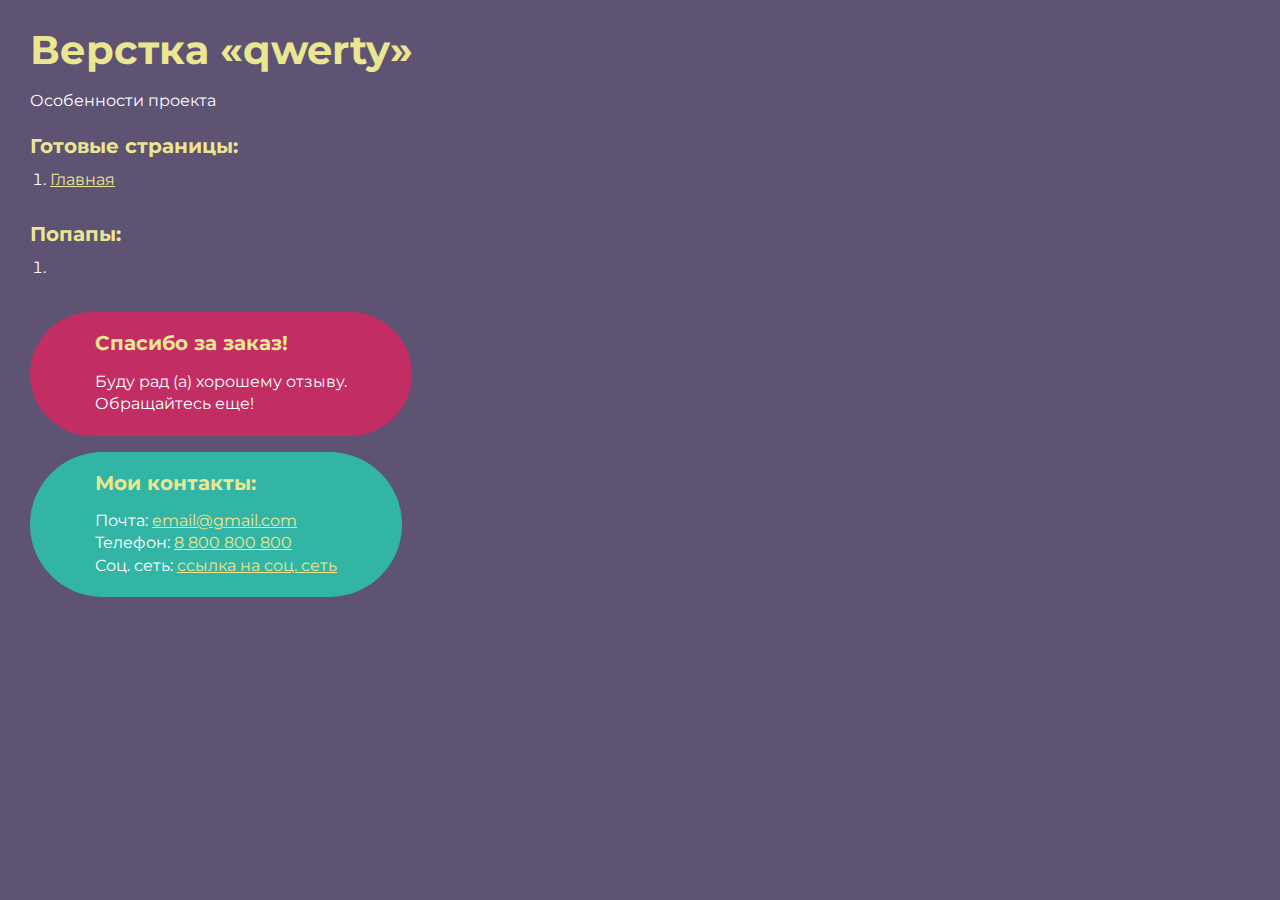
<file: index.html>
<!DOCTYPE html>
<html>

<head>
	<meta charset="UTF-8">
	<meta name="viewport" content="width=device-width, initial-scale=1.0">
	<title>Верстка «qwerty»</title>
</head>

<body>
	<div class="rootpage">
		<h1>Верстка «qwerty»</h1>
		<div class="rootpage__info">
			Особенности проекта
		</div>
		<h2>Готовые страницы:</h2>
		<ol class="rootpage__list">
			<li><a target="_blank" href="home.html">Главная</a></li>
		</ol>
		<h2>Попапы:</h2>
		<ol class="rootpage__list">
			<li><a target="_blank" href="home.html#"></a></li>
		</ol>
		<div class="rootpage__tnx">
			<h2>Спасибо за заказ!</h2>
			<p>Буду рад (а) хорошему отзыву.</p>
			<p>Обращайтесь еще!</p>
		</div>
		<div class="rootpage__contacts">
			<h2>Мои контакты:</h2>
			<p>Почта: <a href="mailto:email@gmail.com">email@gmail.com</a></p>
			<p>Телефон: <a href="tel:8800800800">8 800 800 800</a></p>
			<p>Соц. сеть: <a href="">ссылка на соц. сеть</a></p>
		</div>
	</div>
</body>
<style>
	@charset "UTF-8";
	@import url("https://fonts.googleapis.com/css?family=Montserrat:regular,700&display=swap");

	*,
	*::before,
	*::after {
		padding: 0px;
		margin: 0px;
		border: 0px;
		box-sizing: border-box;
	}

	html,
	body {
		height: 100%;
		margin: 0;
		padding: 0;
		min-width: 320px;
		width: 100%;
		color: #fff;
		background-color: #5e5373;
	}

	body {
		font-family: Montserrat;
		font-size: 100%;
		line-height: 1;
		font-size: 1rem;
	}

	a {
		text-decoration: underline;
		color: #ebe691
	}

	a:visited {
		text-decoration: underline;
		color: #aaa768;
	}

	a:hover {
		text-decoration: none;
	}

	ul li {
		list-style: none;
	}

	img {
		vertical-align: top;
	}

	.wrapper {
		width: 100%;
		min-height: 100%;
		overflow: hidden;
	}

	.rootpage {
		padding: 30px;
		display: flex;
		flex-direction: column;
		align-items: flex-start;
	}

	@media (max-width: 767px) {
		.rootpage {
			padding: 30px 15px;
		}
	}

	h1 {
		color: #ebe691;
		font-size: 2.5rem;
		margin: 0px 0px 1.25rem 0px;
	}

	@media (max-width: 767px) {
		h1 {
			font-size: 1.85rem;
			margin: 0px 0px 1.25rem 0px;
		}
	}

	h2 {
		color: #ebe691;
		font-size: 1.25rem;
		margin: 0px 0px 1rem 0px;
	}

	@media (max-width: 767px) {
		h2 {
			font-size: 1.125rem;
			margin: 0px 0px 1rem 0px;
		}
	}

	.rootpage__info {
		line-height: 140%;
		margin: 0px 0px 1.5rem 0px;
	}

	.rootpage__list {
		margin: 0px 0px 2.25rem 1.25rem;
	}

	.rootpage__list li:not(:last-child) {
		margin: 0px 0px 15px 0px;
	}

	.rootpage__contacts,
	.rootpage__tnx {
		border-radius: 200px;
		padding: 20px 65px;
		line-height: 140%;
	}

	@media (max-width: 767px) {

		.rootpage__contacts,
		.rootpage__tnx {
			border-radius: 40px;
			padding: 20px;
		}
	}

	.rootpage__contacts {
		background: #32b5a4;

	}

	.rootpage__contacts a {
		color: #ebe691;
	}

	.rootpage__tnx {
		background: #c22d63;
		margin: 0px 0px 1rem 0px;
	}
</style>

</html>
</file>
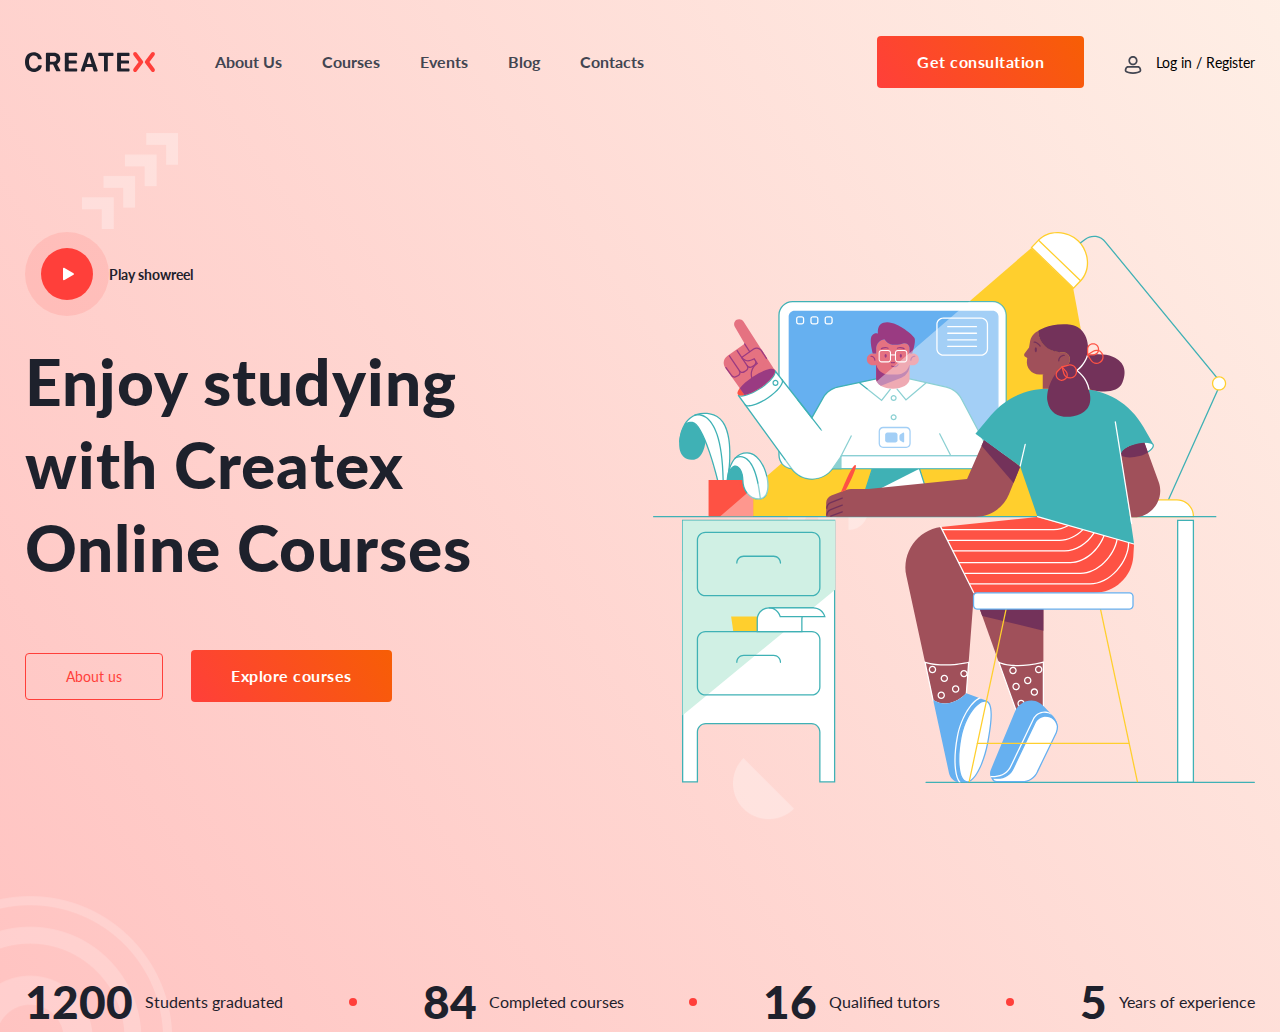
<file: home.html>
<!DOCTYPE html>
<html lang="ru">

<head>
	<title>Главная</title>
	<meta charset="UTF-8">
	<meta name="format-detection" content="telephone=no">
	<!-- <style>body{opacity: 0;}</style> -->
	<link rel="stylesheet" href="css/style.min.css?_v=20220513210808">
	<link rel="shortcut icon" href="favicon.ico">
	<!-- <meta name="robots" content="noindex, nofollow"> -->
	<meta name="viewport" content="width=device-width, initial-scale=1.0">
</head>

<body>
	<div class="wrapper">
		<header class="header">
			<div class="header__container">
				<a href="" class="header__logo"><img src="img/logo.svg" alt=""></a>
				<div class="header__menu menu">
					<nav class="menu__body">
						<ul class="menu__list">
							<li class="menu__item"><a href="" class="menu__link">About Us</a></li>
							<li class="menu__item"><a href="" class="menu__link">Courses</a></li>
							<li class="menu__item"><a href="" class="menu__link">Events</a></li>
							<li class="menu__item"><a href="" class="menu__link">Blog</a></li>
							<li class="menu__item"><a href="" class="menu__link">Contacts</a></li>
						</ul>
					</nav>

				</div>
				<div class="header__log-in log-in">
					<a href="" class="log-in__get">Get consultation</a>
					<a href="" class="log-in__register"><img src="img/login.svg" alt=""> Log in / Register</a>
				</div>
				<button type="button" class="menu__icon icon-menu"><span></span></button>
			</div>
			<div class="main">
				<div class="main__container">
					<div class="main__info info-main">
						<a href="" class="info-main__play">Play showreel</a>
						<div class="info-main__title">Enjoy studying
							with Createx Online Courses</div>
						<div class="info-main__link link-main">
							<a href="" class="link-main__about">About us</a>
							<a href="" class="link-main__courses">Explore courses</a>
						</div>
					</div>
					<div class="main__picture">
						<img src="img/main.svg" alt="">
					</div>
				</div>
			</div>
			<div class="statistics">
				<div class="statistics__container">
					<ul class="statistics__list">
						<li class="statistics__item"><span>1200</span>Students graduated</li>
						<li class="statistics__item"><span>84</span>Completed courses</li>
						<li class="statistics__item"><span>16</span>Qualified tutors</li>
						<li class="statistics__item"><span>5</span>Years of experience</li>
					</ul>

				</div>
			</div>
		</header>

		<main class="page">
		</main>
		<footer class="footer">
			<div class="footer__container">
			</div>
		</footer>
	</div>
	<!-- 
<div id="popup" aria-hidden="true" class="popup">
	<div class="popup__wrapper">
		<div class="popup__content">
			<button data-close type="button" class="popup__close">Закрыть</button>
			<div class="popup__text">
			</div>
		</div>
	</div>
</div>
 -->

	<script src="js/app.min.js?_v=20220513210808"></script>
</body>

</html>
</file>
<file: css/style.min.css>
@charset "UTF-8";@import url('https://fonts.googleapis.com/css2?family=Lato:wght@400; 700;900&display=swap');*{padding:0;margin:0;border:0}*,:after,:before{-webkit-box-sizing:border-box;box-sizing:border-box}body,html{height:100%;min-width:320px}body{color:#000;line-height:1;font-family:Lato,sans-serif;font-size:.875rem;-ms-text-size-adjust:100%;-moz-text-size-adjust:100%;-webkit-text-size-adjust:100%;-webkit-font-smoothing:antialiased;-moz-osx-font-smoothing:grayscale}button,input,textarea{font-family:Lato,sans-serif;font-size:inherit}button{cursor:pointer;color:inherit;background-color:inherit}a{color:inherit}a:link,a:visited{text-decoration:none}a:hover{text-decoration:none}ul li{list-style:none}img{vertical-align:top}h1,h2,h3,h4,h5,h6{font-weight:inherit;font-size:inherit}.lock body{overflow:hidden;-ms-touch-action:none;touch-action:none}.wrapper{min-height:100%;display:-webkit-box;display:-ms-flexbox;display:flex;-webkit-box-orient:vertical;-webkit-box-direction:normal;-ms-flex-direction:column;flex-direction:column;overflow:hidden}.wrapper>main{-webkit-box-flex:1;-ms-flex:1 1 auto;flex:1 1 auto}.wrapper>*{min-width:0}[class*=__container]{margin:0 auto;max-width:76.875rem;-webkit-box-sizing:content-box;box-sizing:content-box}[class*=-ibg]{position:relative}[class*=-ibg] img{position:absolute;width:100%;height:100%;top:0;left:0;-o-object-fit:cover;object-fit:cover}[class*=-ibg_contain] img{-o-object-fit:contain;object-fit:contain}.no-webp .header{background:url(../img/bg.png) 0 0 no-repeat,-o-linear-gradient(34.05deg,rgba(255,64,58,.3137254902) 0,rgba(247,94,5,.1019607843) 100%)}.no-webp .header{background:url(../img/bg.png) 0 0 no-repeat,linear-gradient(55.95deg,rgba(255,64,58,.3137254902) 0,rgba(247,94,5,.1019607843) 100%)}.header{padding-top:20px}.header__container{display:-webkit-box;display:-ms-flexbox;display:flex;-webkit-box-align:center;-ms-flex-align:center;align-items:center;text-align:center;padding:16px 0 16px 0}.header__menu{margin-left:60px;-webkit-box-flex:1;-ms-flex:1 1 auto;flex:1 1 auto}.menu__list{display:-webkit-box;display:-ms-flexbox;display:flex}.menu__list._active{display:-webkit-box;display:-ms-flexbox;display:flex;-ms-flex-wrap:wrap;flex-wrap:wrap;text-align:center;-webkit-box-align:center;-ms-flex-align:center;align-items:center}.menu__item{margin-right:40px}.menu__link{font-weight:700;font-size:16px;line-height:160%;color:#424551}.log-in__get{background:-o-linear-gradient(34.05deg,#ff3f3a 0,#f75e05 100%);background:linear-gradient(55.95deg,#ff3f3a 0,#f75e05 100%);border-radius:4px;display:inline-block;padding:0 40px 0 40px;margin-right:36px;font-weight:700;font-size:16px;line-height:325%;letter-spacing:.5px;color:#fff}.log-in__register{display:inline-block}.log-in__register img{margin-right:10px}.main__container{display:-webkit-box;display:-ms-flexbox;display:flex;-webkit-box-pack:justify;-ms-flex-pack:justify;justify-content:space-between;padding:128px 0 189px 0}.main__picture img{width:100%}.info-main__play{font-weight:700;line-height:150%;color:#1e212c;display:-webkit-box;display:-ms-flexbox;display:flex;-ms-flex-wrap:wrap;flex-wrap:wrap;-webkit-box-align:center;-ms-flex-align:center;align-items:center;margin-bottom:24px}.info-main__play::before{content:"";width:84px;height:84px;background:url(../img/play.svg) 0 0 no-repeat;display:inline-block}.info-main__title{font-weight:900;font-size:64px;line-height:130%;letter-spacing:1px;color:#1e212c;max-width:496px;margin-bottom:60px}.link-main__about{border:1px solid #ff3f3a;border-radius:4px;color:#ff3f3a;margin-right:24px;display:inline-block;line-height:325%;padding:0 40px 0 40px}.link-main__courses{background:-o-linear-gradient(34.05deg,#ff3f3a 0,#f75e05 100%);background:linear-gradient(55.95deg,#ff3f3a 0,#f75e05 100%);border-radius:4px;display:inline-block;padding:0 40px 0 40px;font-weight:700;font-size:16px;line-height:325%;letter-spacing:.5px;color:#fff}.statistics__list{display:-webkit-box;display:-ms-flexbox;display:flex;-webkit-box-pack:justify;-ms-flex-pack:justify;justify-content:space-between}.statistics__item{display:-webkit-box;display:-ms-flexbox;display:flex;-webkit-box-align:center;-ms-flex-align:center;align-items:center;text-align:center;font-weight:400;font-size:16px;line-height:160%;color:#1e212c}.statistics__item span{font-weight:900;font-size:46px;line-height:130%;color:#1e212c;margin-right:12px}.statistics__item:not(:first-child)::before{content:"";width:8px;height:8px;background:url(../img/stat.svg) 0 0 no-repeat;margin-right:66px}.icon-menu{display:none}@media (max-width:78.75em){[class*=__container]{max-width:60.625rem}.header__menu{max-width:60.625rem;margin-left:30px;-webkit-box-flex:0;-ms-flex:0 1 auto;flex:0 1 auto}.menu__item{max-width:60.625rem;margin-right:20px}.main__picture img{max-width:60.625rem;margin:0 auto}.info-main__title{max-width:60.625rem;font-size:40px}.link-main__about{max-width:60.625rem;margin-right:10px;line-height:300%}.link-main__courses{max-width:60.625rem;line-height:300%;padding:0 20px 0 20px}.statistics__item:not(:first-child)::before{max-width:60.625rem;margin-right:25px}}@media (max-width:61.99875em){[class*=__container]{max-width:46.875rem}.header__container{max-width:46.875rem;-webkit-box-orient:vertical;-webkit-box-direction:normal;-ms-flex-direction:column;flex-direction:column}.header__logo{max-width:46.875rem;margin-bottom:10px}.header__menu{max-width:46.875rem;margin-bottom:10px}.main__container{max-width:46.875rem;display:-webkit-box;display:-ms-flexbox;display:flex;-webkit-box-orient:vertical;-webkit-box-direction:reverse;-ms-flex-direction:column-reverse;flex-direction:column-reverse;-webkit-box-align:center;-ms-flex-align:center;align-items:center;padding:50px 0 100px 0;gap:30px}.main__picture img{max-width:46.875rem}.info-main{max-width:46.875rem;display:-webkit-box;display:-ms-flexbox;display:flex;-webkit-box-orient:vertical;-webkit-box-direction:normal;-ms-flex-direction:column;flex-direction:column;-webkit-box-align:center;-ms-flex-align:center;align-items:center;text-align:center}.statistics__item{max-width:46.875rem;display:-webkit-box;display:-ms-flexbox;display:flex;-webkit-box-orient:vertical;-webkit-box-direction:normal;-ms-flex-direction:column;flex-direction:column}.statistics__item span{max-width:46.875rem;font-size:23px}.statistics__item:not(:first-child)::before{max-width:46.875rem;margin-right:5px}}@media (max-width:61.99875em) and (max-width:29.99875em){.statistics__item:not(:first-child)::before{display:none}}@media (max-width:47.99875em){[class*=__container]{max-width:none;padding:0 .9375rem}}@media (max-width:29.99875em){.header__container{-webkit-box-orient:horizontal;-webkit-box-direction:normal;-ms-flex-direction:row;flex-direction:row;-ms-flex-pack:distribute;justify-content:space-around}.menu__list{display:none;position:absolute;height:20%;width:25%;top:10%;left:70%;background:-o-linear-gradient(34.05deg,#ff3f3a 0,#f75e05 100%);background:linear-gradient(55.95deg,#ff3f3a 0,#f75e05 100%);padding:5px 10px}.menu__link{color:#fff}.log-in__get{display:none}.icon-menu{display:block;position:relative;width:30px;height:18px;cursor:pointer;z-index:5}.icon-menu span,.icon-menu::after,.icon-menu::before{content:"";-webkit-transition:all .3s ease 0s;-o-transition:all .3s ease 0s;transition:all .3s ease 0s;left:0;position:absolute;width:100%;height:2px;background-color:#000}.icon-menu::before{top:0}.icon-menu::after{bottom:0}.icon-menu span{top:calc(50% - 1px)}.menu-open .icon-menu span{-webkit-transform:scale(0);-ms-transform:scale(0);transform:scale(0)}.menu-open .icon-menu::before{-webkit-transform:rotate(-45deg);-ms-transform:rotate(-45deg);transform:rotate(-45deg);top:calc(50% - 1px)}.menu-open .icon-menu::after{-webkit-transform:rotate(45deg);-ms-transform:rotate(45deg);transform:rotate(45deg);bottom:calc(50% - 1px)}}.webp .header{background:url(../img/bg.webp) 0 0 no-repeat,-o-linear-gradient(34.05deg,rgba(255,64,58,.3137254902) 0,rgba(247,94,5,.1019607843) 100%)}.webp .header{background:url(../img/bg.webp) 0 0 no-repeat,linear-gradient(55.95deg,rgba(255,64,58,.3137254902) 0,rgba(247,94,5,.1019607843) 100%)}
</file>
